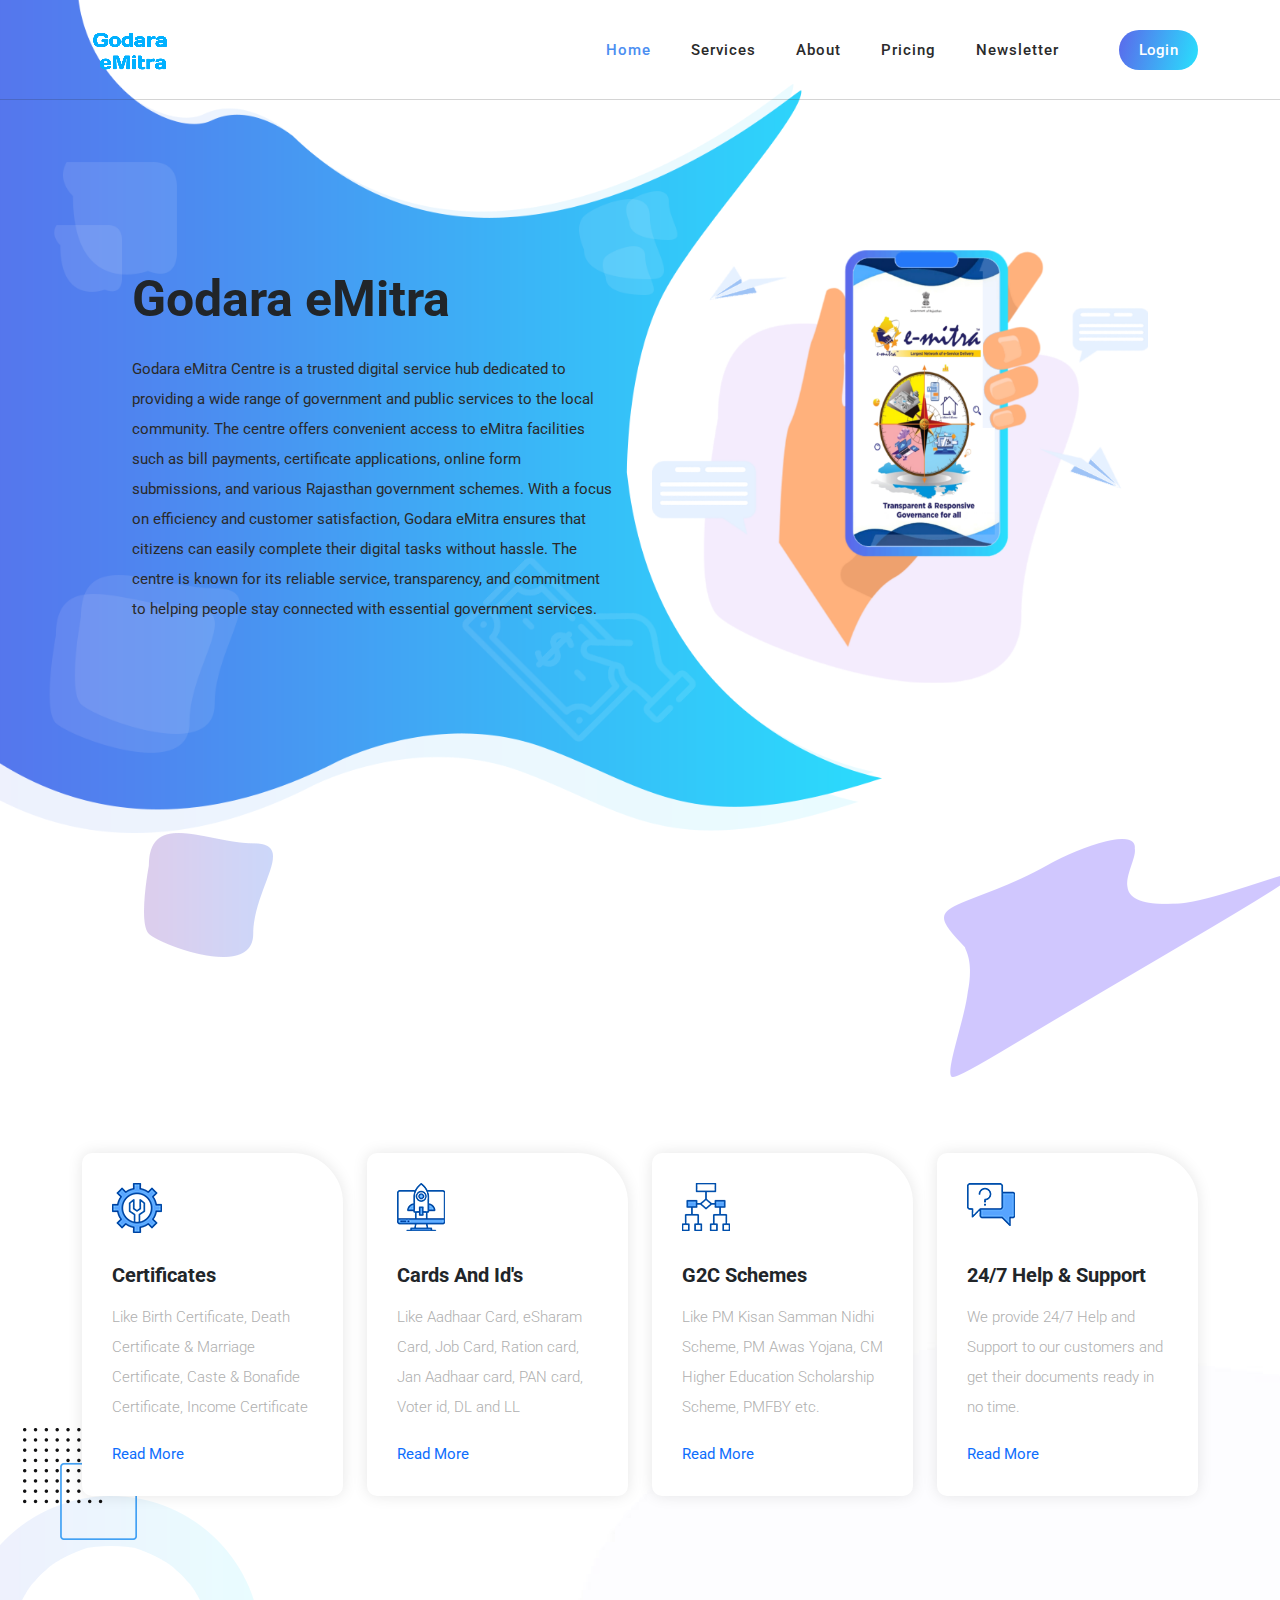
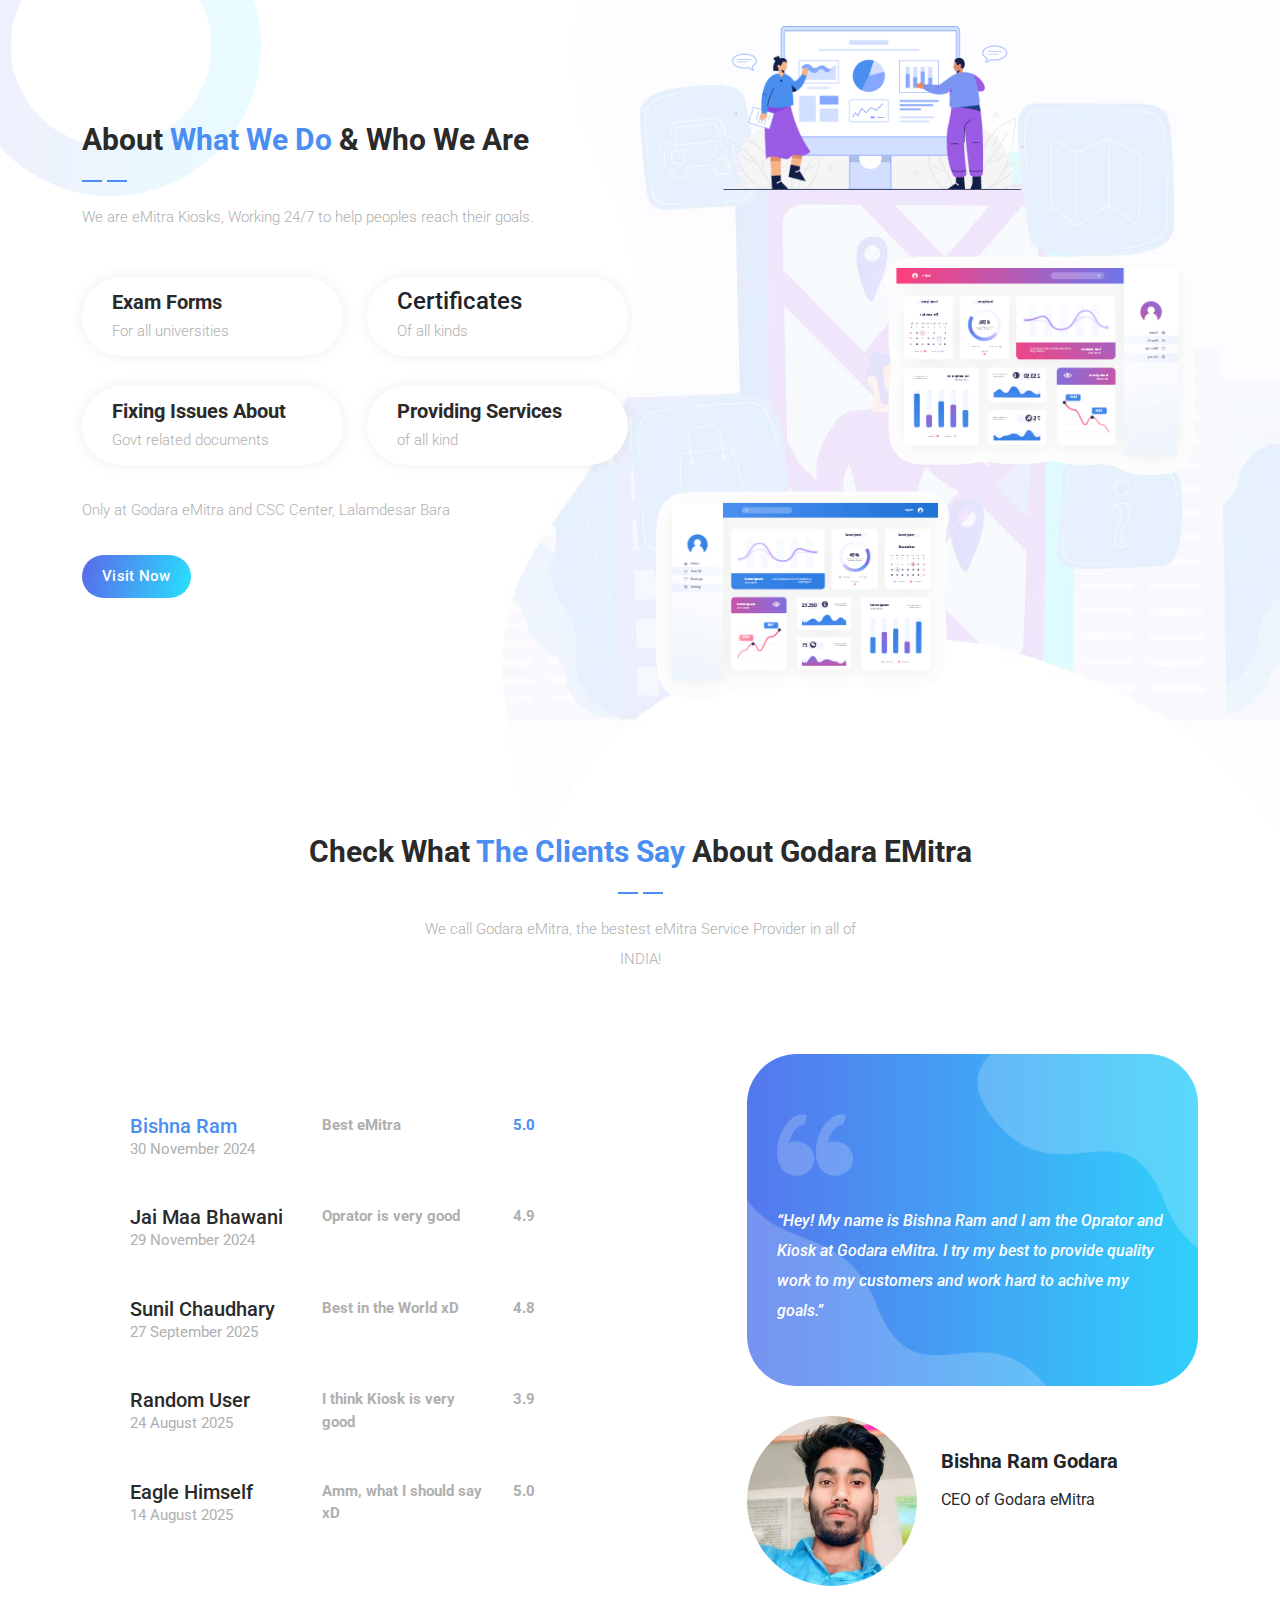
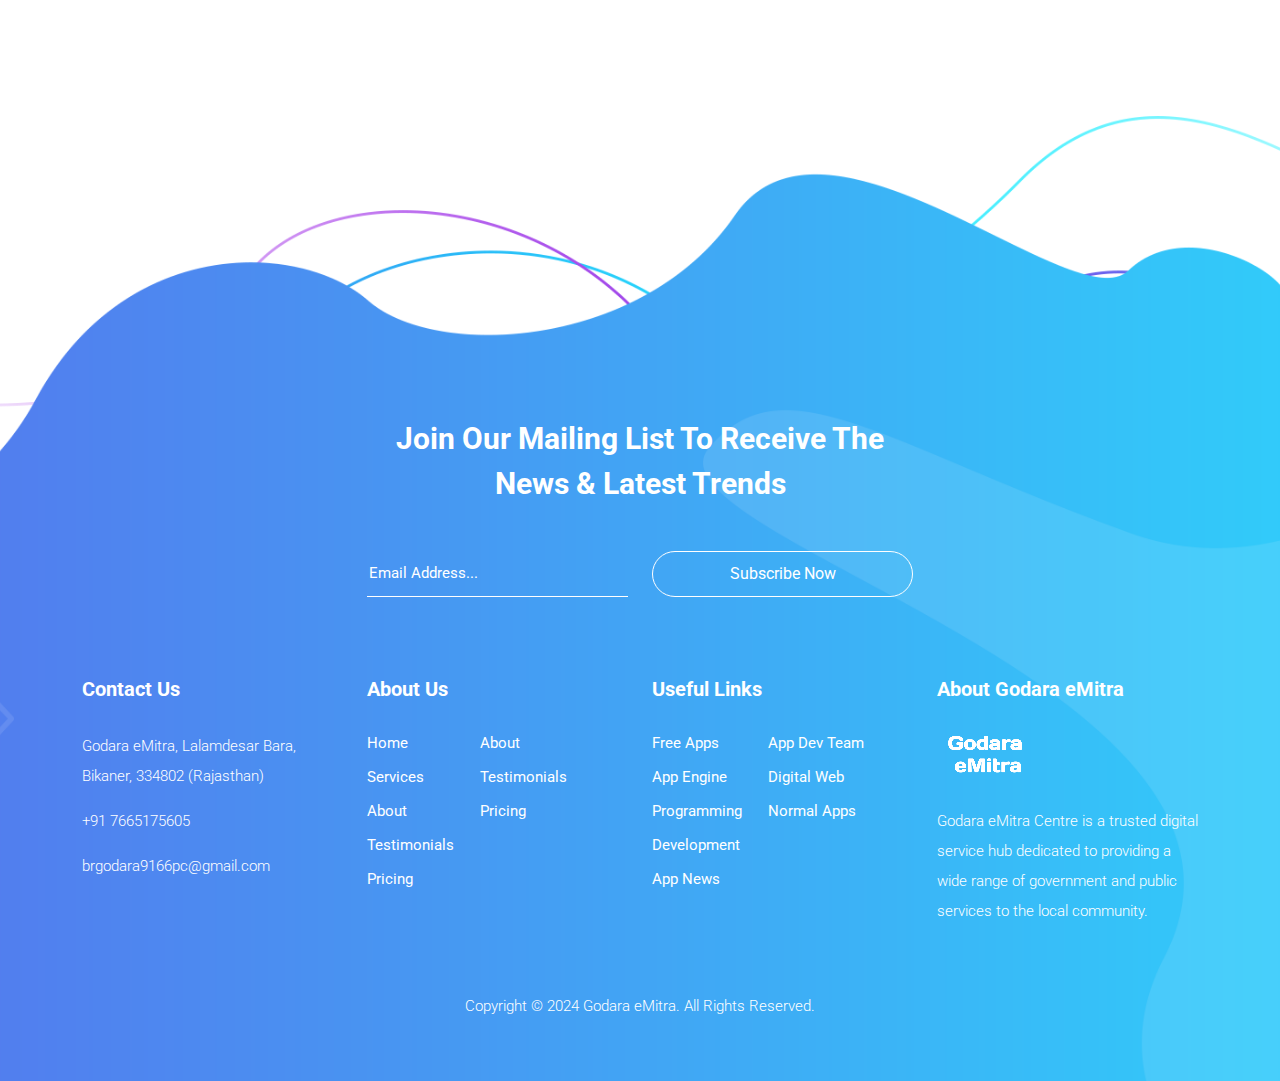
<file: index.html>
<!DOCTYPE html>
<html lang="en">

  <head>

    <meta charset="UTF-8">
    <meta name="viewport" content="width=device-width, initial-scale=1, shrink-to-fit=no">
    <meta name="description" content="">
    <meta name="author" content="">
    <link rel="preconnect" href="https://fonts.googleapis.com">
    <link rel="preconnect" href="https://fonts.gstatic.com" crossorigin>
    <link href="https://fonts.googleapis.com/css2?family=Roboto:wght@100;300;400;500;700;900&display=swap" rel="stylesheet">

    <title>Godara eMitra</title>

    <!-- Bootstrap core CSS -->
    <link href="vendor/bootstrap/css/bootstrap.min.css" rel="stylesheet">

<!--

TemplateMo 570 Chain App Dev

-->

    <!-- Additional CSS Files -->
    <link rel="stylesheet" href="https://use.fontawesome.com/releases/v5.8.1/css/all.css" integrity="sha384-50oBUHEmvpQ+1lW4y57PTFmhCaXp0ML5d60M1M7uH2+nqUivzIebhndOJK28anvf" crossorigin="anonymous">
    <link rel="stylesheet" href="assets/css/templatemo-chain-app-dev.css">
    <link rel="stylesheet" href="assets/css/animated.css">
    <link rel="stylesheet" href="assets/css/owl.css">

  </head>

<body>

  <!-- ***** Preloader Start ***** -->
  <div id="js-preloader" class="js-preloader">
    <div class="preloader-inner">
      <span class="dot"></span>
      <div class="dots">
        <span></span>
        <span></span>
        <span></span>
      </div>
    </div>
  </div>
  <!-- ***** Preloader End ***** -->

  <!-- ***** Header Area Start ***** -->
  <header class="header-area header-sticky wow slideInDown" data-wow-duration="0.75s" data-wow-delay="0s">
    <div class="container">
      <div class="row">
        <div class="col-12">
          <nav class="main-nav">
            <!-- ***** Logo Start ***** -->
            <a href="index.html" class="logo">
              <img src="assets/images/logo.png" alt="Chain App Dev">
            </a>
            <!-- ***** Logo End ***** -->
            <!-- ***** Menu Start ***** -->
            <ul class="nav">
              <li class="scroll-to-section"><a href="#top" class="active">Home</a></li>
              <li class="scroll-to-section"><a href="#services">Services</a></li>
              <li class="scroll-to-section"><a href="#about">About</a></li>
              <li class="scroll-to-section"><a href="#pricing">Pricing</a></li>
              <li class="scroll-to-section"><a href="#newsletter">Newsletter</a></li>
              <li><div class="gradient-button"><a href="Admin.html"><i class="fa fa-sign-in-alt"></i> Login </a></div></li> 
            </ul>        
            <a class='menu-trigger'>
                <span>Menu</span>
            </a>
            <!-- ***** Menu End ***** -->
          </nav>
        </div>
      </div>
    </div>
  </header>
  <!-- ***** Header Area End ***** -->
  
  <div class="main-banner wow fadeIn" id="top" data-wow-duration="1s" data-wow-delay="0.5s">
    <div class="container">
      <div class="row">
        <div class="col-lg-12">
          <div class="row">
            <div class="col-lg-6 align-self-center">
              <div class="left-content show-up header-text wow fadeInLeft" data-wow-duration="1s" data-wow-delay="1s">
                <div class="row">
                  <div class="col-lg-12">
                    <h2>Godara eMitra</h2>
                    <p>Godara eMitra Centre is a trusted digital service hub dedicated to providing a wide range of government and public services to the local community. The centre offers convenient access to eMitra facilities such as bill payments, certificate applications, online form submissions, and various Rajasthan government schemes. With a focus on efficiency and customer satisfaction, Godara eMitra ensures that citizens can easily complete their digital tasks without hassle. The centre is known for its reliable service, transparency, and commitment to helping people stay connected with essential government services.</p>
                  </div>
                </div>
              </div>
            </div>
            <div class="col-lg-6">
              <div class="right-image wow fadeInRight" data-wow-duration="1s" data-wow-delay="0.5s">
                <img src="assets/images/slider-dec.png" alt="">
              </div>
            </div>
          </div>
        </div>
      </div>
    </div>
  </div>

  <div id="services" class="services section">
    <div class="container">
      <div class="row">
        <div class="col-lg-8 offset-lg-2">
          <div class="section-heading  wow fadeInDown" data-wow-duration="1s" data-wow-delay="0.5s">
            <h4>Amazing <em>Services &amp; Features</em> for you</h4>
            <img src="assets/images/heading-line-dec.png" alt="">
            <p>We provide all B2C and G2C Services, please visit Godara eMitra.</p>
          </div>
        </div>
      </div>
    </div>
    <div class="container">
      <div class="row">
        <div class="col-lg-3">
          <div class="service-item first-service">
            <div class="icon"></div>
            <h4>Certificates</h4>
            <p>Like Birth Certificate, Death Certificate & Marriage Certificate, Caste & Bonafide Certificate, Income Certificate</p>
            <div class="text-button">
              <a href="#">Read More <i class="fa fa-arrow-right"></i></a>
            </div>
          </div>
        </div>
        <div class="col-lg-3">
          <div class="service-item second-service">
            <div class="icon"></div>
            <h4>Cards And Id's</h4>
            <p>Like Aadhaar Card, eSharam Card, Job Card, Ration card, Jan Aadhaar card, PAN card, Voter id, DL and LL</p>
            <div class="text-button">
              <a href="#">Read More <i class="fa fa-arrow-right"></i></a>
            </div>
          </div>
        </div>
        <div class="col-lg-3">
          <div class="service-item third-service">
            <div class="icon"></div>
            <h4>G2C Schemes</h4>
            <p>Like PM Kisan Samman Nidhi Scheme, PM Awas Yojana, CM Higher Education Scholarship Scheme, PMFBY etc.</p>
            <div class="text-button">
              <a href="#">Read More <i class="fa fa-arrow-right"></i></a>
            </div>
          </div>
        </div>
        <div class="col-lg-3">
          <div class="service-item fourth-service">
            <div class="icon"></div>
            <h4>24/7 Help &amp; Support</h4>
            <p>We provide 24/7 Help and Support to our customers and get their documents ready in no time.</p>
            <div class="text-button">
              <a href="#">Read More <i class="fa fa-arrow-right"></i></a>
            </div>
          </div>
        </div>
      </div>
    </div>
  </div>

  <div id="about" class="about-us section">
    <div class="container">
      <div class="row">
        <div class="col-lg-6 align-self-center">
          <div class="section-heading">
            <h4>About <em>What We Do</em> &amp; Who We Are</h4>
            <img src="assets/images/heading-line-dec.png" alt="">
            <p>We are eMitra Kiosks, Working 24/7 to help peoples reach their goals.</p>
          </div>
          <div class="row">
            <div class="col-lg-6">
              <div class="box-item">
                <h4><a href="#">Exam Forms</a></h4>
                <p>For all universities</p>
              </div>
            </div>
            <div class="col-lg-6">
              <div class="box-item">
                <h4>Certificates</h4>
                <p>Of all kinds</p>
              </div>
            </div>
            <div class="col-lg-6">
              <div class="box-item">
                <h4><a href="#">Fixing Issues About</a></h4>
                <p>Govt related documents</p>
              </div>
            </div>
            <div class="col-lg-6">
              <div class="box-item">
                <h4><a href="#">Providing Services</a></h4>
                <p>of all kind</p>
              </div>
            </div>
            <div class="col-lg-12">
              <p>Only at Godara eMitra and CSC Center, Lalamdesar Bara</p>
              <div class="gradient-button">
                <a href="#">Visit now</a>
              </div>
            </div>
          </div>
        </div>
        <div class="col-lg-6">
          <div class="right-image">
            <img src="assets/images/about-right-dec.png" alt="">
          </div>
        </div>
      </div>
    </div>
  </div>

  <div id="clients" class="the-clients">
    <div class="container">
      <div class="row">
        <div class="col-lg-8 offset-lg-2">
          <div class="section-heading">
            <h4>Check What <em>The Clients Say</em> About Godara eMitra</h4>
            <img src="assets/images/heading-line-dec.png" alt="">
            <p>We call Godara eMitra, the bestest eMitra Service Provider in all of INDIA!</p>
          </div>
        </div>
        <div class="col-lg-12">
          <div class="naccs">
            <div class="grid">
              <div class="row">
                <div class="col-lg-7 align-self-center">
                  <div class="menu">
                    <div class="first-thumb active">
                      <div class="thumb">
                        <div class="row">
                          <div class="col-lg-4 col-sm-4 col-12">
                            <h4>Bishna Ram</h4>
                            <span class="date">30 November 2024</span>
                          </div>
                          <div class="col-lg-4 col-sm-4 d-none d-sm-block">
                            <span class="category">Best eMitra</span>
                          </div>
                          <div class="col-lg-4 col-sm-4 col-12">
                              <i class="fa fa-star"></i>
                              <i class="fa fa-star"></i>
                              <i class="fa fa-star"></i>
                              <i class="fa fa-star"></i>
                              <i class="fa fa-star"></i>
                              <span class="rating">5.0</span>
                          </div>
                        </div>
                      </div>
                    </div>
                    <div>
                      <div class="thumb">
                        <div class="row">
                          <div class="col-lg-4 col-sm-4 col-12">
                            <h4>Jai Maa Bhawani</h4>
                            <span class="date">29 November 2024</span>
                          </div>
                          <div class="col-lg-4 col-sm-4 d-none d-sm-block">
                            <span class="category">Oprator is very good</span>
                          </div>
                          <div class="col-lg-4 col-sm-4 col-12">
                              <i class="fa fa-star"></i>
                              <i class="fa fa-star"></i>
                              <i class="fa fa-star"></i>
                              <i class="fa fa-star"></i>
                              <i class="fa fa-star"></i>
                              <span class="rating">4.9</span>
                          </div>
                        </div>
                      </div>
                    </div>
                    <div>
                      <div class="thumb">
                        <div class="row">
                          <div class="col-lg-4 col-sm-4 col-12">
                            <h4>Sunil Chaudhary</h4>
                            <span class="date">27 September 2025</span>
                          </div>
                          <div class="col-lg-4 col-sm-4 d-none d-sm-block">
                            <span class="category">Best in the World xD</span>
                          </div>
                          <div class="col-lg-4 col-sm-4 col-12">
                              <i class="fa fa-star"></i>
                              <i class="fa fa-star"></i>
                              <i class="fa fa-star"></i>
                              <i class="fa fa-star"></i>
                              <i class="fa fa-star"></i>
                              <span class="rating">4.8</span>
                          </div>
                        </div>
                      </div>
                    </div>
                    <div>
                      <div class="thumb">
                        <div class="row">
                          <div class="col-lg-4 col-sm-4 col-12">
                            <h4>Random User</h4>
                            <span class="date">24 August 2025</span>
                          </div>
                          <div class="col-lg-4 col-sm-4 d-none d-sm-block">
                            <span class="category">I think Kiosk is very good</span>
                          </div>
                          <div class="col-lg-4 col-sm-4 col-12">
                              <i class="fa fa-star"></i>
                              <i class="fa fa-star"></i>
                              <i class="fa fa-star"></i>
                              <i class="fa fa-star"></i>
                              <i class="fa fa-star"></i>
                              <span class="rating">3.9</span>
                          </div>
                        </div>
                      </div>
                    </div>
                    <div class="last-thumb">
                      <div class="thumb">
                        <div class="row">
                          <div class="col-lg-4 col-sm-4 col-12">
                            <h4>Eagle Himself</h4>
                            <span class="date">14 August 2025</span>
                          </div>
                          <div class="col-lg-4 col-sm-4 d-none d-sm-block">
                            <span class="category">Amm, what I should say xD</span>
                          </div>
                          <div class="col-lg-4 col-sm-4 col-12">
                              <i class="fa fa-star"></i>
                              <i class="fa fa-star"></i>
                              <i class="fa fa-star"></i>
                              <i class="fa fa-star"></i>
                              <i class="fa fa-star"></i>
                              <span class="rating">5.0</span>
                          </div>
                        </div>
                      </div>
                    </div>
                  </div>
                </div> 
                <div class="col-lg-5">
                  <ul class="nacc">
                    <li class="active">
                      <div>
                        <div class="thumb">
                          <div class="row">
                            <div class="col-lg-12">
                              <div class="client-content">
                                <img src="assets/images/quote.png" alt="">
                                <p>“Hey! My name is Bishna Ram and I am the Oprator and Kiosk at Godara eMitra. I try my best to provide quality work to my customers and work hard to achive my goals.”</p>
                              </div>
                              <div class="down-content">
                                <img src="assets/images/client-image.jpg" alt="">
                                <div class="right-content">
                                  <h4>Bishna Ram Godara</h4>
                                  <span>CEO of Godara eMitra</span>
                                </div>
                              </div>
                            </div>
                          </div>
                        </div>
                      </div>
                    </li>
                    <li>
                      <div>
                        <div class="thumb">
                          <div class="row">
                            <div class="col-lg-12">
                              <div class="client-content">
                                <img src="assets/images/quote.png" alt="">
                                <p>“Hey! My name is Bishna Ram and I am the Oprator and Kiosk at Godara eMitra. I try my best to provide quality work to my customers and work hard to achive my goals.”</p>
                              </div>
                              <div class="down-content">
                                <img src="assets/images/client-image.jpg" alt="">
                                <div class="right-content">
                                  <h4>Bishna Ram Godara</h4>
                                  <span>CEO of Godara eMitra</span>
                                </div>
                              </div>
                            </div>
                          </div>
                        </div>
                      </div>
                    </li>
                    <li>
                      <div>
                        <div class="thumb">
                          <div class="row">
                            <div class="col-lg-12">
                              <div class="client-content">
                                <img src="assets/images/quote.png" alt="">
                                <p>“Hey! My name is Bishna Ram and I am the Oprator and Kiosk at Godara eMitra. I try my best to provide quality work to my customers and work hard to achive my goals.”</p>
                              </div>
                              <div class="down-content">
                                <img src="assets/images/client-image.jpg" alt="">
                                <div class="right-content">
                                  <h4>Bishna Ram Godara</h4>
                                  <span>CEO of Godara eMitra</span>
                                </div>
                              </div>
                            </div>
                          </div>
                        </div>
                      </div>
                    </li>
                    <li>
                      <div>
                        <div class="thumb">
                          <div class="row">
                            <div class="col-lg-12">
                              <div class="client-content">
                                <img src="assets/images/quote.png" alt="">
                                <p>“Hey! My name is Bishna Ram and I am the Oprator and Kiosk at Godara eMitra. I try my best to provide quality work to my customers and work hard to achive my goals.”</p>
                              </div>
                              <div class="down-content">
                                <img src="assets/images/client-image.jpg" alt="">
                                <div class="right-content">
                                  <h4>Bishna Ram Godara</h4>
                                  <span>CEO of Godara eMitra</span>
                                </div>
                              </div>
                            </div>
                          </div>
                        </div>
                      </div>
                    </li>
                    <li>
                      <div>
                        <div class="thumb">
                          <div class="row">
                            <div class="col-lg-12">
                              <div class="client-content">
                                <img src="assets/images/quote.png" alt="">
                                <p>“Hey! My name is Bishna Ram and I am the Oprator and Kiosk at Godara eMitra. I try my best to provide quality work to my customers and work hard to achive my goals.”</p>
                              </div>
                              <div class="down-content">
                                <img src="assets/images/client-image.jpg" alt="">
                                <div class="right-content">
                                  <h4>Bishna Ram Godara</h4>
                                  <span>CEO of Godara eMitra</span>
                                </div>
                              </div>
                            </div>
                          </div>
                        </div>
                      </div>
                    </li>
                  </ul>
                </div>          
              </div>
            </div>
          </div>
        </div>
      </div>
    </div>
  </div>

  <footer id="newsletter">
    <div class="container">
      <div class="row">
        <div class="col-lg-8 offset-lg-2">
          <div class="section-heading">
            <h4>Join our mailing list to receive the news &amp; latest trends</h4>
          </div>
        </div>
        <div class="col-lg-6 offset-lg-3">
          <form id="search" action="#" method="GET">
            <div class="row">
              <div class="col-lg-6 col-sm-6">
                <fieldset>
                  <input type="address" name="address" class="email" placeholder="Email Address..." autocomplete="on" required>
                </fieldset>
              </div>
              <div class="col-lg-6 col-sm-6">
                <fieldset>
                  <button type="submit" class="main-button">Subscribe Now <i class="fa fa-angle-right"></i></button>
                </fieldset>
              </div>
            </div>
          </form>
        </div>
      </div>
      <div class="row">
        <div class="col-lg-3">
          <div class="footer-widget">
            <h4>Contact Us</h4>
            <p>Godara eMitra, Lalamdesar Bara, Bikaner, 334802 (Rajasthan)</p>
            <p><a href="#">+91 7665175605</a></p>
            <p><a href="#">brgodara9166pc@gmail.com</a></p>
          </div>
        </div>
        <div class="col-lg-3">
          <div class="footer-widget">
            <h4>About Us</h4>
            <ul>
              <li><a href="#">Home</a></li>
              <li><a href="#">Services</a></li>
              <li><a href="#">About</a></li>
              <li><a href="#">Testimonials</a></li>
              <li><a href="#">Pricing</a></li>
            </ul>
            <ul>
              <li><a href="#">About</a></li>
              <li><a href="#">Testimonials</a></li>
              <li><a href="#">Pricing</a></li>
            </ul>
          </div>
        </div>
        <div class="col-lg-3">
          <div class="footer-widget">
            <h4>Useful Links</h4>
            <ul>
              <li><a href="#">Free Apps</a></li>
              <li><a href="#">App Engine</a></li>
              <li><a href="#">Programming</a></li>
              <li><a href="#">Development</a></li>
              <li><a href="#">App News</a></li>
            </ul>
            <ul>
              <li><a href="#">App Dev Team</a></li>
              <li><a href="#">Digital Web</a></li>
              <li><a href="#">Normal Apps</a></li>
            </ul>
          </div>
        </div>
        <div class="col-lg-3">
          <div class="footer-widget">
            <h4>About Godara eMitra</h4>
            <div class="logo">
              <img src="assets/images/logo2.png" alt="">
            </div>
            <p>Godara eMitra Centre is a trusted digital service hub dedicated to providing a wide range of government and public services to the local community.</p>
          </div>
        </div>
        <div class="col-lg-12">
          <div class="copyright-text">
            <p>Copyright © 2024 Godara eMitra. All Rights Reserved.</p>
          </div>
        </div>
      </div>
    </div>
  </footer>


  <!-- Scripts -->
  <script src="vendor/jquery/jquery.min.js"></script>
  <script src="vendor/bootstrap/js/bootstrap.bundle.min.js"></script>
  <script src="assets/js/owl-carousel.js"></script>
  <script src="assets/js/animation.js"></script>
  <script src="assets/js/imagesloaded.js"></script>
  <script src="assets/js/popup.js"></script>
  <script src="assets/js/custom.js"></script>
</body>

</html>
</file>
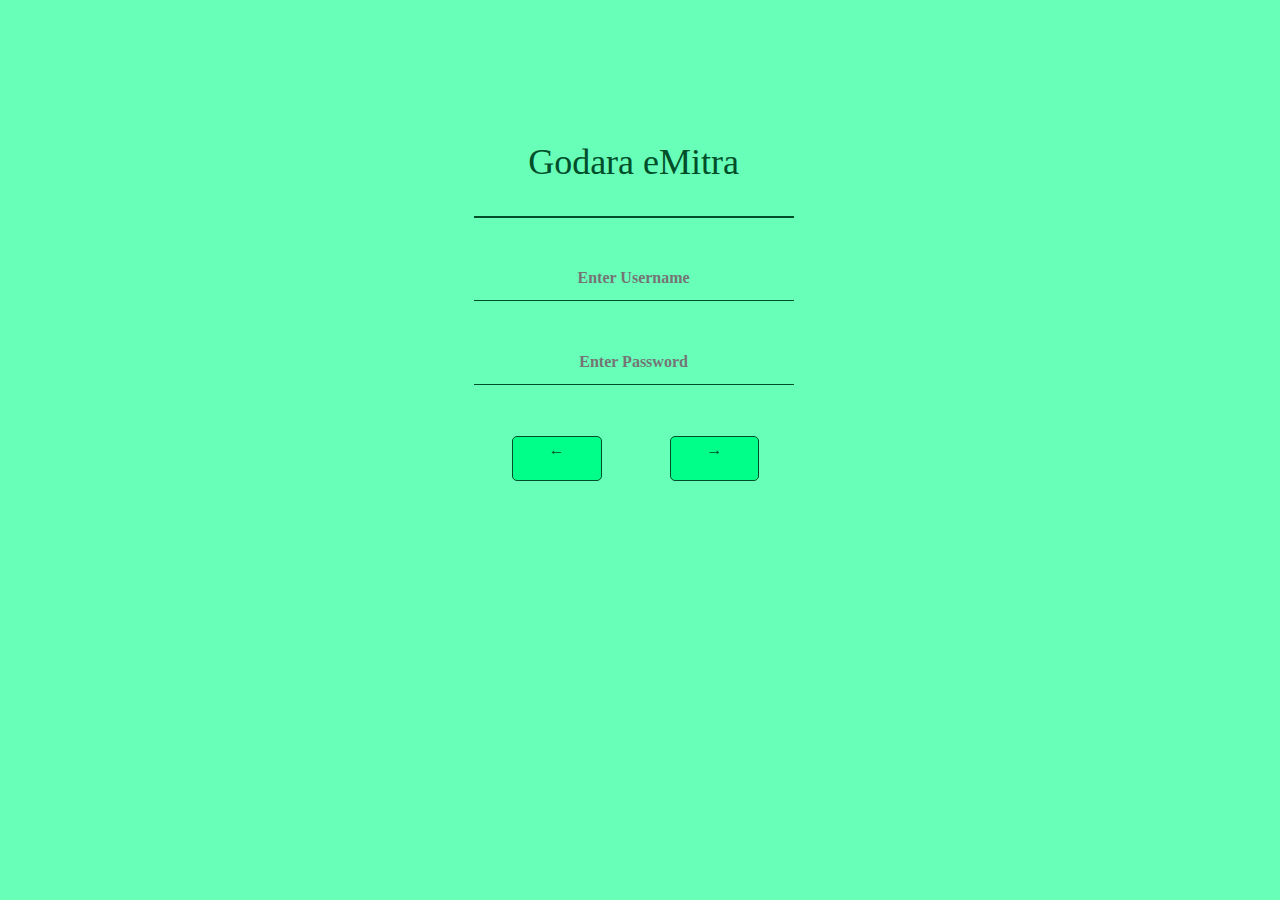
<file: Admin.html>
<!DOCTYPE html>
<html>
    <head>
        <title>Cyber Eagle Admin</title>
        <link rel="stylesheet" type="text/css" href="Admin.css">
        <link rel="stylesheet" href="https://cdnjs.cloudflare.com/ajax/libs/font-awesome/4.7.0/css/font-awesome.min.css">
        <meta name="viewport" content="width=device-width, initial-scale=1.0">
        <meta charset="UTF-8">
    </head>
    <body>
        <div id="Login">
            <div id="LoginLogo">Godara eMitra</div>
            <input type="text" id="Username" required placeholder="Enter Username">
            <input type="password" id="Password" required placeholder="Enter Password">
            <a id="GoBackBtn" href="index.html"> ← </a>
            <div id="LoginBtn" onclick="Login();"> → </div>
        </div>
        <script type="text/javascript" src="Admin.js"></script>
    </body>
</html>
</file>
<file: assets/css/templatemo-chain-app-dev.css>
/*

TemplateMo 570 Chain App Dev

https://templatemo.com/tm-570-chain-app-dev

*/

/* ---------------------------------------------
Table of contents
------------------------------------------------
01. font & reset css
02. reset
03. global styles
04. header
05. banner
06. features
07. testimonials
08. contact
09. footer
10. preloader
11. search
12. portfolio

--------------------------------------------- */
/* 
---------------------------------------------
font & reset css
--------------------------------------------- 
*/
/* 
---------------------------------------------
reset
--------------------------------------------- 
*/
html, body, div, span, applet, object, iframe, h1, h2, h3, h4, h5, h6, p, blockquote, div
pre, a, abbr, acronym, address, big, cite, code, del, dfn, em, font, img, ins, kbd, q,
s, samp, small, strike, strong, sub, sup, tt, var, b, u, i, center, dl, dt, dd, ol, ul, li,
figure, header, nav, section, article, aside, footer, figcaption {
  margin: 0;
  padding: 0;
  border: 0;
  outline: 0;
}

/* clear fix */
.grid:after {
  content: '';
  display: block;
  clear: both;
}

/* ---- .grid-item ---- */

.grid-sizer,
.grid-item {
  width: 50%;
}

.grid-item {
  float: left;
}

.grid-item img {
  display: block;
  max-width: 100%;
}

.clearfix:after {
  content: ".";
  display: block;
  clear: both;
  visibility: hidden;
  line-height: 0;
  height: 0;
}

.clearfix {
  display: inline-block;
}

html[xmlns] .clearfix {
  display: block;
}

* html .clearfix {
  height: 1%;
}

ul, li {
  padding: 0;
  margin: 0;
  list-style: none;
}

header, nav, section, article, aside, footer, hgroup {
  display: block;
}

* {
  box-sizing: border-box;
}

html, body {
  font-family: 'Roboto', sans-serif;
  font-weight: 400;
  background-color: #fff;
  -ms-text-size-adjust: 100%;
  -webkit-font-smoothing: antialiased;
  -moz-osx-font-smoothing: grayscale;
}

a {
  text-decoration: none !important;
}

h1, h2, h3, h4, h5, h6 {
  margin-top: 0px;
  margin-bottom: 0px;
}

ul {
  margin-bottom: 0px;
}

p {
  font-size: 15px;
  line-height: 30px;
  font-weight: 300;
  color: #afafaf;
}

img {
  width: 100%;
  overflow: hidden;
}

/* 
---------------------------------------------
global styles
--------------------------------------------- 
*/
html,
body {
  background: #fff;
  font-family: 'Roboto', sans-serif;
}

::selection {
  background: #4b8ef1;
  color: #fff !important;
}

::-moz-selection {
  background: #4b8ef1;
  color: #fff !important;
}

@media (max-width: 991px) {
  html, body {
    overflow-x: hidden;
  }
  .mobile-top-fix {
    margin-top: 30px;
    margin-bottom: 0px;
  }
  .mobile-bottom-fix {
    margin-bottom: 30px;
  }
  .mobile-bottom-fix-big {
    margin-bottom: 60px;
  }
}

.section-heading {
  position: relative;
  z-index: 2;
}

.section-heading h4 {
  color: #2a2a2a;
  font-size: 30px;
  font-weight: 700;
  text-transform: capitalize;
  margin-bottom: 10px;
}

.section-heading h4 em {
  font-style: normal;
  color: #4b8ef1;
}

.section-heading img {
  width: 45px;
  height: 2px;
}

.section-heading p {
  margin-top: 10px;
}

.show-up {
  position: relative;
  z-index: 2;
}

.white-button a {
  display: inline-block !important;
  padding: 10px 20px !important;
  color: #4b8ef1 !important;
  text-transform: capitalize;
  font-size: 15px;
  background-color: #fff;
  border-radius: 23px;
  font-weight: 500 !important;
  letter-spacing: 0.3px !important;
  transition: all .5s;
}

.white-button a i {
  margin-left: 5px;
  font-size: 18px;
}

.white-button a:hover {
  background-color: #4b8ef1;
  color: #fff !important;
}

.text-button a {
  font-size: 15px;
}

.text-button a i {
  margin-left: 5px;
  font-size: 14px;
  transition: all .3s;
}

.text-button a:hover i {
  margin-left: 8px;
}

.gradient-button a {
  display: inline-block !important;
  padding: 10px 20px !important;
  color: #fff !important;
  text-transform: capitalize;
  font-size: 15px;
  background: rgb(19,175,240);
  background: linear-gradient(105deg, rgba(91,104,235,1) 0%, rgba(40,225,253,1) 100%);
  border-radius: 23px;
  font-weight: 500 !important;
  letter-spacing: 0.3px !important;
  transition: all .5s;
}

.gradient-button a:hover {
  color: #fff !important;
  background: rgb(19,175,240);
  background: linear-gradient(105deg, rgba(91,104,235,1) 0%, rgba(40,225,253,1) 100%);
}

.border-button a {
  display: inline-block !important;
  padding: 10px 20px !important;
  color: #4b8ef1 !important;
  border: 1px solid #4b8ef1;
  text-transform: capitalize;
  font-size: 15px;
  display: inline-block;
  background-color: #fff;
  border-radius: 23px;
  font-weight: 500 !important;
  letter-spacing: 0.3px !important;
  transition: all .5s;
}

.border-button a:hover {
  background-color: #4b8ef1;
  color: #fff !important;
}


/* 
---------------------------------------------
header
--------------------------------------------- 
*/

.background-header {
  background-color: #fff !important;
  height: 80px!important;
  border-bottom: none !important;
  position: fixed!important;
  top: 0px;
  left: 0px;
  right: 0px;
  box-shadow: 0px 5px 8px rgba(0,0,0,0.03);
}

.background-header .logo,
.background-header .main-nav .nav li a {
  color: #fff;
}

.background-header .main-nav .nav li:hover a {
  color: #4b8ef1;
}

.background-header .nav li a.active {
  position: relative;
  color: #fff;
}

.background-header .nav li a.active:after {
  position: absolute;
  width: 100%;
  height: 1px;
  background-color: #4b8ef1;
  content: '';
  left: 50%;
  bottom: -20px;
  transform: translateX(-50%);
}

.background-header .nav li:last-child a.active:after {
  background-color: transparent;
}

.header-area {
  background-color: transparent;
  border-bottom: 1px solid rgba(42,42,42,0.2);
  position: absolute;
  left: 0px;
  right: 0px;
  z-index: 100;
  height: 100px;
  -webkit-transition: all .5s ease 0s;
  -moz-transition: all .5s ease 0s;
  -o-transition: all .5s ease 0s;
  transition: all .5s ease 0s;
}

.header-area .main-nav {
  min-height: 80px;
  background: transparent;
}

.header-area .main-nav .logo {
  float: left;
  -webkit-transition: all 0.3s ease 0s;
  -moz-transition: all 0.3s ease 0s;
  -o-transition: all 0.3s ease 0s;
  transition: all 0.3s ease 0s;
}

.header-area .main-nav .logo {
    line-height: 100px;
    float: left;
    -webkit-transition: all 0.3s ease 0s;
    -moz-transition: all 0.3s ease 0s;
    -o-transition: all 0.3s ease 0s;
    transition: all 0.3s ease 0s;
}

.background-header .main-nav .logo {
  line-height: 80px;
}

.background-header .main-nav .nav {
  margin-top: 20px !important;
}

.header-area .main-nav .nav {
  float: right;
  margin-top: 30px;
  margin-right: 0px;
  background-color: transparent;
  -webkit-transition: all 0.3s ease 0s;
  -moz-transition: all 0.3s ease 0s;
  -o-transition: all 0.3s ease 0s;
  transition: all 0.3s ease 0s;
  position: relative;
  z-index: 999;
}

.header-area .main-nav .nav li {
  padding-left: 20px;
  padding-right: 20px;
}

.header-area .main-nav .nav li:nth-child(6) {
  padding-right: 0px;
  padding-left: 40px;
}

.header-area .main-nav .nav li:last-child a ,
.background-header .main-nav .nav li:last-child a,
.header-area .main-nav .nav li:nth-child(6) a ,
.background-header .main-nav .nav li:nth-child(6) a {
  padding: 0px 20px !important;
  font-weight: 400;
}

.header-area .main-nav .nav li:last-child a:hover ,
.background-header .main-nav .nav li:last-child a:hover,
.header-area .main-nav .nav li:nth-child(6) a:hover ,
.background-header .main-nav .nav li:nth-child(6) a:hover {
  color: #fff !important;
}

.header-area .main-nav .nav li a {
  display: block;
  font-weight: 500;
  font-size: 15px;
  color: #2a2a2a;
  text-transform: capitalize;
  -webkit-transition: all 0.3s ease 0s;
  -moz-transition: all 0.3s ease 0s;
  -o-transition: all 0.3s ease 0s;
  transition: all 0.3s ease 0s;
  height: 40px;
  line-height: 40px;
  border: transparent;
  letter-spacing: 1px;
}

.header-area .main-nav .nav li:hover a,
.header-area .main-nav .nav li a.active {
  color: #4b8ef1!important;
}

.header-area .main-nav .nav li:last-child a.active {
  color: #fff !important;
}

.background-header .main-nav .nav li:hover a,
.background-header .main-nav .nav li a.active {
  color: #4b8ef1!important;
  opacity: 1;
}

.header-area .main-nav .nav li.submenu {
  position: relative;
  padding-right: 30px;
}

.header-area .main-nav .nav li.submenu:after {
  font-family: FontAwesome;
  content: "\f107";
  font-size: 12px;
  color: #2a2a2a;
  position: absolute;
  right: 18px;
  top: 12px;
}

.background-header .main-nav .nav li.submenu:after {
  color: #2a2a2a;
}

.header-area .main-nav .nav li.submenu ul {
  position: absolute;
  width: 200px;
  box-shadow: 0 2px 28px 0 rgba(0, 0, 0, 0.06);
  overflow: hidden;
  top: 50px;
  opacity: 0;
  transform: translateY(+2em);
  visibility: hidden;
  z-index: -1;
  transition: all 0.3s ease-in-out 0s, visibility 0s linear 0.3s, z-index 0s linear 0.01s;
}

.header-area .main-nav .nav li.submenu ul li {
  margin-left: 0px;
  padding-left: 0px;
  padding-right: 0px;
}

.header-area .main-nav .nav li.submenu ul li a {
  opacity: 1;
  display: block;
  background: #f7f7f7;
  color: #2a2a2a!important;
  padding-left: 20px;
  height: 40px;
  line-height: 40px;
  -webkit-transition: all 0.3s ease 0s;
  -moz-transition: all 0.3s ease 0s;
  -o-transition: all 0.3s ease 0s;
  transition: all 0.3s ease 0s;
  position: relative;
  font-size: 13px;
  font-weight: 400;
  border-bottom: 1px solid #eee;
}

.header-area .main-nav .nav li.submenu ul li a:hover {
  background: #fff;
  color: #4b8ef1!important;
  padding-left: 25px;
}

.header-area .main-nav .nav li.submenu ul li a:hover:before {
  width: 3px;
}

.header-area .main-nav .nav li.submenu:hover ul {
  visibility: visible;
  opacity: 1;
  z-index: 1;
  transform: translateY(0%);
  transition-delay: 0s, 0s, 0.3s;
}

.header-area .main-nav .menu-trigger {
  cursor: pointer;
  display: block;
  position: absolute;
  top: 33px;
  width: 32px;
  height: 40px;
  text-indent: -9999em;
  z-index: 99;
  right: 40px;
  display: none;
}

.background-header .main-nav .menu-trigger {
  top: 23px;
}

.header-area .main-nav .menu-trigger span,
.header-area .main-nav .menu-trigger span:before,
.header-area .main-nav .menu-trigger span:after {
  -moz-transition: all 0.4s;
  -o-transition: all 0.4s;
  -webkit-transition: all 0.4s;
  transition: all 0.4s;
  background-color: #2a2a2a;
  display: block;
  position: absolute;
  width: 30px;
  height: 2px;
  left: 0;
}

.background-header .main-nav .menu-trigger span,
.background-header .main-nav .menu-trigger span:before,
.background-header .main-nav .menu-trigger span:after {
  background-color: #2a2a2a;
}

.header-area .main-nav .menu-trigger span:before,
.header-area .main-nav .menu-trigger span:after {
  -moz-transition: all 0.4s;
  -o-transition: all 0.4s;
  -webkit-transition: all 0.4s;
  transition: all 0.4s;
  background-color: #2a2a2a;
  display: block;
  position: absolute;
  width: 30px;
  height: 2px;
  left: 0;
  width: 75%;
}

.background-header .main-nav .menu-trigger span:before,
.background-header .main-nav .menu-trigger span:after {
  background-color: #2a2a2a;
}

.header-area .main-nav .menu-trigger span:before,
.header-area .main-nav .menu-trigger span:after {
  content: "";
}

.header-area .main-nav .menu-trigger span {
  top: 16px;
}

.header-area .main-nav .menu-trigger span:before {
  -moz-transform-origin: 33% 100%;
  -ms-transform-origin: 33% 100%;
  -webkit-transform-origin: 33% 100%;
  transform-origin: 33% 100%;
  top: -10px;
  z-index: 10;
}

.header-area .main-nav .menu-trigger span:after {
  -moz-transform-origin: 33% 0;
  -ms-transform-origin: 33% 0;
  -webkit-transform-origin: 33% 0;
  transform-origin: 33% 0;
  top: 10px;
}

.header-area .main-nav .menu-trigger.active span,
.header-area .main-nav .menu-trigger.active span:before,
.header-area .main-nav .menu-trigger.active span:after {
  background-color: transparent;
  width: 100%;
}

.header-area .main-nav .menu-trigger.active span:before {
  -moz-transform: translateY(6px) translateX(1px) rotate(45deg);
  -ms-transform: translateY(6px) translateX(1px) rotate(45deg);
  -webkit-transform: translateY(6px) translateX(1px) rotate(45deg);
  transform: translateY(6px) translateX(1px) rotate(45deg);
  background-color: #2a2a2a;
}

.background-header .main-nav .menu-trigger.active span:before {
  background-color: #2a2a2a;
}

.header-area .main-nav .menu-trigger.active span:after {
  -moz-transform: translateY(-6px) translateX(1px) rotate(-45deg);
  -ms-transform: translateY(-6px) translateX(1px) rotate(-45deg);
  -webkit-transform: translateY(-6px) translateX(1px) rotate(-45deg);
  transform: translateY(-6px) translateX(1px) rotate(-45deg);
  background-color: #2a2a2a;
}

.background-header .main-nav .menu-trigger.active span:after {
  background-color: #2a2a2a;
}

.header-area.header-sticky {
  min-height: 80px;
}

.header-area .nav {
  margin-top: 30px;
}

.header-area.header-sticky .nav li a.active {
  color: #4b8ef1;
}

@media (max-width: 1200px) {
  .header-area .main-nav .nav li {
    padding-left: 12px;
    padding-right: 12px;
  }
  .header-area .main-nav:before {
    display: none;
  }
}

@media (max-width: 992px) {
  .header-area .main-nav .nav li:last-child  ,
  .background-header .main-nav .nav li:last-child {
    color: #069;
  }
  .header-area .main-nav .nav li:nth-child(6),
  .background-header .main-nav .nav li:nth-child(6) {
    padding-right: 0px;
  }
  .background-header .nav li a.active:after {
    display: none;
  }
}

@media (max-width: 767px) {
  .pre-header ul.info li:last-child,
  .pre-header ul.info li:nth-child(6) {
    display: none!important;
  }
  .background-header .main-nav .nav {
    margin-top: 80px !important;
  }
  .header-area .main-nav .logo {
    color: #1e1e1e;
  }
  .header-area.header-sticky .nav li a:hover,
  .header-area.header-sticky .nav li a.active {
    color: #4b8ef1!important;
    opacity: 1;
  }
  .header-area.header-sticky .nav li.search-icon a {
    width: 100%;
  }
  .header-area {
    background-color: #fff;
    padding: 0px 15px;
    height: 100px;
    box-shadow: none;
    text-align: center;
    box-shadow: 0px 5px 8px rgba(0,0,0,0.03);
  }
  .header-area .container {
    padding: 0px;
  }
  .header-area .logo {
    margin-left: 30px;
  }
  .header-area .menu-trigger {
    display: block !important;
  }
  .header-area .main-nav {
    overflow: hidden;
  }
  .header-area .main-nav .nav {
    float: none;
    width: 100%;
    display: none;
    -webkit-transition: all 0s ease 0s;
    -moz-transition: all 0s ease 0s;
    -o-transition: all 0s ease 0s;
    transition: all 0s ease 0s;
    margin-left: 0px;
  }
  .background-header .nav {
    margin-top: 80px;
  }
  .header-area .main-nav .nav li:first-child {
    border-top: 1px solid #eee;
  }
  .header-area.header-sticky .nav {
    margin-top: 100px;
  }
  .header-area .main-nav .nav li {
    width: 100%;
    background: #fff;
    border-bottom: 1px solid #e7e7e7;
    padding-left: 0px !important;
    padding-right: 0px !important;
  }
  .header-area .main-nav .nav li a {
    height: 50px !important;
    line-height: 50px !important;
    padding: 0px !important;
    border: none !important;
    background: #f7f7f7 !important;
    color: #191a20 !important;
  }
  .header-area .main-nav .nav li a:hover {
    background: #eee !important;
    color: #4b8ef1!important;
  }
  .header-area .main-nav .nav li.submenu ul {
    position: relative;
    visibility: inherit;
    opacity: 1;
    z-index: 1;
    transform: translateY(0%);
    transition-delay: 0s, 0s, 0.3s;
    top: 0px;
    width: 100%;
    box-shadow: none;
    height: 0px;
  }
  .header-area .main-nav .nav li.submenu ul li a {
    font-size: 12px;
    font-weight: 400;
  }
  .header-area .main-nav .nav li.submenu ul li a:hover:before {
    width: 0px;
  }
  .header-area .main-nav .nav li.submenu ul.active {
    height: auto !important;
  }
  .header-area .main-nav .nav li.submenu:after {
    color: #3B566E;
    right: 25px;
    font-size: 14px;
    top: 15px;
  }
  .header-area .main-nav .nav li.submenu:hover ul, .header-area .main-nav .nav li.submenu:focus ul {
    height: 0px;
  }
}

@media (min-width: 767px) {
  .header-area .main-nav .nav {
    display: flex !important;
  }
}

/* 
---------------------------------------------
preloader
--------------------------------------------- 
*/

.js-preloader {
    position: fixed;
    top: 0;
    left: 0;
    right: 0;
    bottom: 0;
    background-color: #fff;
    display: -webkit-box;
    display: flex;
    -webkit-box-align: center;
    align-items: center;
    -webkit-box-pack: center;
    justify-content: center;
    opacity: 1;
    visibility: visible;
    z-index: 9999;
    -webkit-transition: opacity 0.25s ease;
    transition: opacity 0.25s ease;
}

.js-preloader.loaded {
    opacity: 0;
    visibility: hidden;
    pointer-events: none;
}

@-webkit-keyframes dot {
    50% {
        -webkit-transform: translateX(96px);
        transform: translateX(96px);
    }
}

@keyframes dot {
    50% {
        -webkit-transform: translateX(96px);
        transform: translateX(96px);
    }
}

@-webkit-keyframes dots {
    50% {
        -webkit-transform: translateX(-31px);
        transform: translateX(-31px);
    }
}

@keyframes dots {
    50% {
        -webkit-transform: translateX(-31px);
        transform: translateX(-31px);
    }
}

.preloader-inner {
    position: relative;
    width: 142px;
    height: 40px;
    background: #fff;
}

.preloader-inner .dot {
    position: absolute;
    width: 16px;
    height: 16px;
    top: 12px;
    left: 15px;
    background: #4b8ef1;
    border-radius: 50%;
    -webkit-transform: translateX(0);
    transform: translateX(0);
    -webkit-animation: dot 2.8s infinite;
    animation: dot 2.8s infinite;
}

.preloader-inner .dots {
    -webkit-transform: translateX(0);
    transform: translateX(0);
    margin-top: 12px;
    margin-left: 31px;
    -webkit-animation: dots 2.8s infinite;
    animation: dots 2.8s infinite;
}

.preloader-inner .dots span {
    display: block;
    float: left;
    width: 16px;
    height: 16px;
    margin-left: 16px;
    background: #4b8ef1;
    border-radius: 50%;
}



/* 
---------------------------------------------
Banner Style
--------------------------------------------- 
*/

.main-banner {
  background-repeat: no-repeat;
  background-position: center center;
  background-size: cover;
  padding: 250px 120px 150px 120px;
  position: relative;
  overflow: hidden;
}

.main-banner:after {
  content: '';
  background-image: url(../images/slider-left-dec.png);
  background-repeat: no-repeat;
  background-size: contain;
  position: absolute;
  left: 0px;
  top: 0px;
  width: 100%;
  height: 100%;
  z-index: 1;
}

.main-banner .left-content {
  margin-right: 15px;
}

.main-banner .left-content h2 {
  z-index: 2;
  position: relative;
  font-weight: 700;
  line-height: 70px;
  font-size: 50px;
  margin-bottom: 20px;
}

.main-banner .left-content p {
  margin-bottom: 45px;
  color: #2a2a2a;
  font-weight: 400;
}

.main-banner .left-content .first-button {
  margin-right: 15px;
}

.main-banner .left-content .white-button {
  display: inline-block;
}

.main-banner .right-image {
  text-align: center;
  position: relative;
  z-index: 20;
}

.main-banner .right-image img {
  max-width: 710px;
}

.main-banner .left-content .white-button a {
  background-color: #4b8ef1;
  color: #fff !important;
}

/* 
---------------------------------------------
Services Style
--------------------------------------------- 
*/

.services {
  padding-top: 130px;
  position: relative;
}

.services  .section-heading p {
  margin-top: 10px;
  margin-left: 18%;
  margin-right: 18%;
}

.services .container-fluid {
  padding-left: 65px;
  padding-right: 65px;
}

.services:after {
  content: '';
  background-image: url(../images/services-left-dec.png);
  background-repeat: no-repeat;
  position: absolute;
  left: 0;
  bottom: -300px;
  width: 261px;
  height: 368px;
  z-index: 0;
}

.services:before {
  content: '';
  background-image: url(../images/services-right-dec.png);
  background-repeat: no-repeat;
  position: absolute;
  right: 0;
  top: 0;
  width: 1136px;
  height: 244px;
  z-index: 0;
}

.services .section-heading {
  text-align: center;
  margin-bottom: 80px;
}

.services .section-heading .line-dec {
  margin: 0 auto;
}

.service-item {
  position: relative;
  z-index: 1;
  padding: 30px;
  box-shadow: 0px 0px 15px rgba(0,0,0,0.1);
  background-color: #fff;
  border-radius: 10px;
  border-top-right-radius: 50px;
  transition: all .3s;
}

.service-item .icon {
  margin-left: 0px;
  margin-bottom: 30px;
  background-repeat: no-repeat;
  width: 50px;
  height: 50px;
  transition: all .3s;
}

.service-item h4 {
  transition: all .3s;
  font-size: 20px;
  font-weight: 700;
  margin-bottom: 15px;
}

.service-item p {
  transition: all .3s;
  font-size: 15px;
  margin-bottom: 20px;
}

.service-item:hover h4,
.service-item:hover p,
.service-item:hover .text-button a {
  color: #fff;
}

.first-service .icon {
  background-image: url(../images/service-icon-01.png);
}

.first-service:hover .icon {
  background-image: url(../images/service-icon-hover-01.png);
}

.second-service .icon {
  background-image: url(../images/service-icon-02.png);
}

.second-service:hover .icon {
  background-image: url(../images/service-icon-hover-02.png);
}


.third-service .icon {
  background-image: url(../images/service-icon-03.png);
}

.third-service:hover .icon {
  background-image: url(../images/service-icon-hover-03.png);
}

.fourth-service .icon {
  background-image: url(../images/service-icon-04.png);
}

.fourth-service:hover .icon {
  background-image: url(../images/service-icon-hover-04.png);
}

.service-item:hover {
  background-image: url(../images/service-bg.jpg);
  background-position: right top;
  background-repeat: no-repeat;
  background-size: cover;
}



/*
---------------------------------------------
About Us
---------------------------------------------
*/

.about-us {
  padding-top: 130px;
  position: relative;
}

.about-us .section-heading {
  margin-bottom: 45px;
}

.about-us .section-heading,
.about-us .box-item,
.about-us p,
.about-us .box-item .gradient-button,
.about-us .box-item span {
  position: relative;
  z-index: 1;
}

.about-us .box-item {
  box-shadow: 0px 0px 15px rgba(0,0,0,0.07);
  padding: 10px 30px;
  background-color: #fff;
  border-radius: 40px;
  margin-bottom: 30px;
}

.about-us .box-item h4 a {
  font-size: 20px;
  font-weight: 700;
  margin-top: 8px;
  color: #2a2a2a;
  transition: all .3s;
}

.about-us .box-item p {
  margin-bottom: 0px;
}

.about-us .box-item:hover h4 a {
  color: #4b8ef1;
}

.about-us .gradient-button {
  margin-top: 30px;
  margin-bottom: 10px;
}

.about-us span {
  font-size: 14px;
  color: #7a7a7a;
}

.about-us .right-image {
  position: relative;
  z-index: 1;
}

.about-us:after {
  background-image: url(../images/about-bg.jpg);
  width: 777px;
  height: 1132px;
  content: '';
  position: absolute;
  background-repeat: no-repeat;
  right: 0;
  top: 50%;
  transform: translateY(-50%);
  z-index: 0;
}



/* 
---------------------------------------------
The Clients
---------------------------------------------
*/

.the-clients {
  margin-top: 130px;
}

.the-clients  .section-heading {
  text-align: center;
  margin-bottom: 80px;
}

.the-clients  .section-heading p {
  margin-top: 10px;
  margin-left: 18%;
  margin-right: 18%;
}

.the-clients .naccs {
  position: relative;
}

.menu .thumb h4 {
  margin-bottom: 0px;
  font-size: 20px;
  color: #2a2a2a;
}

.menu .thumb span.date {
  display: inline-block;
  margin-top: 0px;
  color: #afafaf;
}

.menu .thumb span.category,
.menu .thumb span.rating {
  font-weight: 700;
  color: #afafaf;
}

.menu .thumb i {
  color: #afafaf;
}

.the-clients .naccs .menu div {
  color: #fff;
  font-size: 15px;
  margin-bottom: 15px;
  margin-top: 15px;
  text-align: left;
  padding: 0px 15px;
  cursor: pointer;
  position: relative;
  transition: 1s all cubic-bezier(0.075, 0.82, 0.165, 1);
}

.the-clients .naccs .menu div.active h4,
.the-clients .naccs .menu div.active i,
.the-clients .naccs .menu div.active span.rating,
.the-clients .naccs .menu div.active .thumb {
  color: #4b8ef1;
}

.the-clients ul.nacc {
  position: relative;
  min-height: 100%;
  list-style: none;
  margin: 0;
  padding: 0;
  transition: 0.5s all cubic-bezier(0.075, 0.82, 0.165, 1);
}

.the-clients ul.nacc li {
  opacity: 0;
  transform: translateX(-50px);
  position: absolute;
  list-style: none;
  transition: 1s all cubic-bezier(0.075, 0.82, 0.165, 1);
}

.the-clients ul.nacc li.active {
  transition-delay: 0.3s;
  position: relative;
  z-index: 2;
  opacity: 1;
  transform: translateX(0px);
}

.the-clients ul.nacc li {
  width: 100%;
}

.the-clients .nacc .thumb .client-content img {
  width: 76px;
  height: 62px;
}

.the-clients .nacc .thumb .client-content {
  padding: 60px 30px;
  background-image: url(../images/client-bg.png);
  background-size: cover;
  border-radius: 50px;
  width: 100%;
  height: auto;
  background-repeat: no-repeat;
}

.the-clients .nacc .thumb .client-content p {
  color: #fff;
  font-weight: 500;
  font-size: 16px;
  font-style: italic;
  margin-top: 30px;
}

.the-clients .nacc .thumb .down-content {
  margin-top: 30px;
}

.the-clients .nacc .thumb .down-content img {
  width: 170px;
  height: 170px;
  border-radius: 50%;
  display: inline;
}

.the-clients .nacc .thumb .down-content .right-content {
  display: inline-block;
  margin-left: 20px;
}

.the-clients .nacc .thumb .down-content .right-content h4 {
  font-size: 20px;
  font-weight: 700;
  margin-bottom: 15px;
}

.the-clients .nacc .thumb .down-content .right-content span {
  color: #2a2a2a;
}


/* 
---------------------------------------------
The Clients
---------------------------------------------
*/

.pricing-tables {
  padding-top: 130px;
}

.pricing-tables  .section-heading {
  text-align: center;
  margin-bottom: 80px;
}

.pricing-tables  .section-heading p {
  margin-top: 10px;
  margin-left: 18%;
  margin-right: 18%;
}

.pricing-item-regular {
  margin-top: 30px;
  box-shadow: 0px 0px 15px rgba(0,0,0,0.07);
  border-radius: 50px;
  padding: 90px 30px;
  text-align: center;
  position: relative;
  z-index: 1;
  overflow: hidden;
}

.pricing-item-regular:before {
  position: absolute;
  top: 0;
  left: 0;
  background-image: url(../images/regular-table-top.png);
  z-index: 0;
  content: '';
  width: 274px;
  height: 221px;
}

.pricing-item-regular:after {
  position: absolute;
  bottom: 0;
  right: 0;
  background-image: url(../images/regular-table-bottom.png);
  z-index: 0;
  content: '';
  width: 370px;
  height: 171px;
}

.pricing-item-regular span.price {
  font-size: 40px;
  color: #fff;
  position: absolute;
  font-weight: 700;
  z-index: 1;
  left: 30px;
  top: 30px;
}

.pricing-item-regular h4 {
  font-size: 20px;
  font-weight: 700;
  margin-bottom: 30px;
}

.pricing-item-regular .icon img {
  width: 120px;
  height: 106px;
  margin-bottom: 30px;
}

.pricing-item-regular ul li {
  color: #4b8ef1;
  font-size: 15px;
  margin-bottom: 15px;
}

.pricing-item-regular ul li:last-child {
  margin-bottom: 0px;
}

.pricing-item-regular ul li.non-function {
  color: #afafaf;
  text-decoration: line-through;
}

.pricing-item-regular .border-button {
  position: relative;
  z-index: 1;
  margin-top: 40px;
}

.pricing-item-pro {
  box-shadow: 0px 0px 15px rgba(0,0,0,0.07);
  border-radius: 50px;
  padding: 120px 30px;
  text-align: center;
  position: relative;
  z-index: 1;
  overflow: hidden;
}

.pricing-item-pro:before {
  position: absolute;
  top: 0;
  left: 0;
  background-image: url(../images/pro-table-top.png);
  z-index: 0;
  content: '';
  width: 281px;
  height: 251px;
}

.pricing-item-pro:after {
  position: absolute;
  bottom: 0;
  right: 0;
  background-repeat: no-repeat;
  background-size: cover;
  background-image: url(../images/pro-table-bottom.png);
  z-index: 0;
  content: '';
  width: 100%;
  height: 201px;
}

.pricing-item-pro span.price {
  font-size: 40px;
  color: #fff;
  position: absolute;
  font-weight: 700;
  z-index: 1;
  left: 30px;
  top: 30px;
}

.pricing-item-pro h4 {
  font-size: 20px;
  font-weight: 700;
  margin-bottom: 30px;
}

.pricing-item-pro .icon img {
  width: 120px;
  height: 106px;
  margin-bottom: 30px;
}

.pricing-item-pro ul li {
  color: #4b8ef1;
  font-size: 15px;
  margin-bottom: 15px;
}

.pricing-item-pro ul li:last-child {
  margin-bottom: 0px;
}

.pricing-item-pro ul li.non-function {
  color: #afafaf;
  text-decoration: line-through;
}

.pricing-item-pro .border-button {
  position: relative;
  z-index: 1;
  margin-top: 40px;
}




/* 
---------------------------------------------
Free Quote
--------------------------------------------- 
*/

.free-quote {
  background-image: url(../images/quote-bg.jpg);
  background-repeat: no-repeat;
  background-position: center center;
  background-size: cover;
  padding: 120px 0px;
  text-align: center;
  position: relative;
  z-index: 2;
  margin-top: 130px;
}

.free-quote .section-heading {
  margin-bottom: 60px;
}

.free-quote .section-heading h6,
.free-quote .section-heading h4 {
  color: #fff;
}

.free-quote .section-heading .line-dec {
  margin: 0 auto;
  background-color: #fff;
}

.free-quote form {
  background-color: #fff;
  display: inline-block;
  width: 100%;
  min-height: 80px;
  border-radius: 40px;
  position: relative;
  z-index: 1;
}

.free-quote form input {
  width: 100%;
  margin-top: 20px;
  margin-left: 30px;
  color: #afafaf;
  font-weight: 400;
  font-size: 15px;
  height: 40px;
  background-color: transparent;
  border-bottom: 1px solid #eee;
  border-top: none;
  border-left: none;
  border-right: none;
  position: relative;
  z-index: 2;
  outline: none;
}

.free-quote form button {
  width: 100%;
  height: 80px;
  border-top-right-radius: 40px;
  border-bottom-right-radius: 40px;
  outline: none;
  border: none;
  margin-left: 30px;
  background-color: #726ae3;
  font-size: 15px;
  color: #fff;
}


/* 
---------------------------------------------
Footer Style
--------------------------------------------- 
*/

footer {
  background-image: url(../images/footer-bg.png);
  background-position: center top;
  background-repeat: no-repeat;
  background-size: cover;
  margin-top: 130px;
  padding-top: 300px;
  padding-bottom: 60px;
}

footer .section-heading {
  margin-bottom: 45px;
}

footer .section-heading h4 {
  line-height: 45px;
  color: #fff;
  margin-left: 13%;
  margin-right: 13%;
  text-align: center;
}

footer #search {
  margin-bottom: 80px;
}

footer #search input::placeholder {
  color: #fff;
}

footer #search input {
  font-size: 15px;
  color: #fff;
  outline: none;
  height: 46px;
  border: none;
  background-color: transparent;
  border-bottom: 1px solid #fff;
  width: 100%;
}

footer #search button {
  height: 46px;
  border-radius: 23px;
  border: 1px solid #fff;
  background-color: transparent;
  color: #fff;
  width: 100%;
  transition: all .5s;
}

footer #search button:hover {
  background-color: #fff;
  color: #4b8ef1;
}

.footer-widget .logo img {
  max-width: 96px;
  margin-bottom: 30px;
}

.footer-widget h4 {
  font-size: 20px;
  color: #fff;
  font-weight: 700;
  margin-bottom: 30px;
}

.footer-widget p {
  margin-bottom: 15px;
}

.footer-widget p,
.footer-widget p a {
  color: #fff;
}

.footer-widget ul {
  display: inline;
  max-width: 40%;
  float: left;
  margin-right: 10%;
}

.footer-widget ul li {
  margin-bottom: 10px;
}

.footer-widget ul li:last-child {
  margin-bottom: 0px;
}

.footer-widget ul li a {
  font-size: 15px;
  color: #fff;
  transition: all .3s;;
}

.footer-widget a:hover {
  opacity: 0.75;
}

footer .copyright-text p {
  text-align: center;
  margin-top: 50px;
  margin-bottom: 0px;
  color: #fff;
}

footer p a {
  color: #fff;
  transition: all .5s;
}

footer p a:hover {
  opacity: 0.75;
  color: #fff;
}


/*
---------------------------------------------
PopUp
---------------------------------------------
*/

#lean_overlay {
  position: fixed;
  z-index: 100;
  top: 0px;
  left: 0px;
  height: 100%;
  width: 100%;
  background: #000;
  display: none;
}

.popupContainer {
  position: absolute;
  width: 330px;
  height: auto;
  left: 45%;
  top: 60px;
  background: #FFF;
}

.btn {
  padding: 10px 20px;
  background: #4b8ef1;
  color: #fff;
  transition: all .3s;
}

.btn_red {
  background: #4b8ef1;
  color: #FFF;
}

.btn:hover {
  background: #E4E4E2;
}

.btn_red:hover {
  color: #2a2a2a;
  background: #E4E4E2;
}

a.btn {
  color: #fff;
  text-align: center;
  text-decoration: none;
}

a.btn_red {
  color: #FFF;
}

.one_half {
  width: 50%;
  display: block;
  float: left;
}

.one_half.last {
  width: 45%;
  margin-left: 5%;
}
/* Popup Styles*/

.popupHeader {
  font-size: 16px;
  text-transform: uppercase;
}

.popupHeader {
  background: #F4F4F2;
  position: relative;
  padding: 10px 20px;
  border-bottom: 1px solid #DDD;
  font-weight: bold;
}

.popupHeader .modal_close {
  position: absolute;
  right: 0;
  top: 0;
  padding: 10px 15px;
  background: #4b8ef1;
  cursor: pointer;
  color: #fff;
  font-size: 16px;
}

.popupBody {
  padding: 20px;
}

.social_login .social_box {
  display: block;
  clear: both;
  padding: 10px;
  margin-bottom: 10px;
  background: #F4F4F2;
  overflow: hidden;
}

.social_login .icon {
  display: inline-block;
  
  padding: 5px 10px;
  margin-right: 10px;
  float: left;
  color: #FFF;
  font-size: 16px;
  text-align: center;
}

.social_login .fb .icon {
  background: #3B5998;
}

.social_login .google .icon {
  background: #DD4B39;
}

.social_login .icon_title {
  display: block;
  padding: 5px 0;
  float: left;
  font-weight: bold;
  font-size: 16px;
  color: #777;
}

.social_login .social_box:hover {
  background: #E4E4E2;
}

.centeredText {
  color: #afafaf;
  text-align: center;
  margin: 20px 0;
  clear: both;
  overflow: hidden;
  text-transform: capitalize;
}

.user_login label {
  color: #afafaf;
}

.action_btns {
  clear: both;
  overflow: hidden;
}

.action_btns a {
  display: block;
}
/* User Login Form */

.user_login {
  display: none;
}

.user_login label {
  display: block;
  margin-bottom: 5px;
}

.user_login input[type="text"],
.user_login input[type="email"],
.user_login input[type="password"] {
  display: block;
  width: 90%;
  padding: 10px;
  border: 1px solid #DDD;
  color: #666;
}

.user_login input[type="checkbox"] {
  float: left;
  margin-right: 10px;
  width: 22px;
  height: 22px;
}

.user_login input[type="checkbox"]+label {
  float: left;
}

.user_login .checkbox {
  margin-bottom: 10px;
  clear: both;
  overflow: hidden;
}

.forgot_password {
  display: block;
  margin: 20px 0 10px;
  clear: both;
  overflow: hidden;
  text-decoration: none;
  color: #4b8ef1;
  transition: all .3s;
}
/* User Register Form */

.user_register {
  display: none;
}

.user_register label {
  color: #afafaf;
  display: block;
  margin-bottom: 5px;
}

.user_register input[type="text"],
.user_register input[type="email"],
.user_register input[type="password"] {
  display: block;
  width: 100%;
  padding: 10px;
  border: 1px solid #DDD;
  color: #666;
}

.user_register input[type="checkbox"] {
  width: 22px;
  height: 22px;
  float: left;
  margin-right: 8px;
}

.user_register input[type="checkbox"]+label {
  float: left;
  color: #afafaf;
}

.user_register .checkbox {
  margin-bottom: 10px;
  clear: both;
  overflow: hidden;
}



/* 
---------------------------------------------
responsive
--------------------------------------------- 
*/



@media (max-width: 1200px) {
  .header-area .main-nav .logo h4 {
    font-size: 24px;
  }
  .header-area .main-nav .logo h4 img {
    max-width: 25px;
    margin-left: 0px;
  }
  .header-area .main-nav .nav li:last-child {
    padding-left: 20px;
  }
  
  .main-banner .left-content h2 {
    z-index: 2;
    position: relative;
    font-weight: 700;
    line-height: 70px;
    font-size: 50px;
    margin-bottom: 20px;
  }

  .main-banner .left-content p {
    margin-bottom: 45px;
  }
}

@media (max-width: 992px) {
  .header-area {
    background-color: #fff;
  }
  .main-banner:after {
    display: none;
  } 
  .main-banner .left-content h2 {
    color: #2a2a2a;
    margin-right: 0;
  }
  .main-banner .left-content p {
    color: #afafaf;
    margin-right: 0;
  }
  .main-banner .left-content .white-button a {
    background-color: #4b8ef1;
    color: #fff !important;
  }
  form#contact {
    overflow: hidden;
  }
  .header-area .main-nav .logo h4 {
    font-size: 20px;
  }
  .main-banner .left-content {
    margin-right: 0px;
  }
  .main-banner {
    text-align: center;
    padding: 226px 0px 30px 0px;
  }
  .main-banner:before {
    display: none;
  }
  .main-banner .right-image {
    margin: 30px auto 0px auto;
    text-align: center;
  }
  .features-item {
    margin-bottom: 45px;
  }
  .last-features-item,
  .last-skill-item {
    margin-bottom: 0px !important;
  }
  .skill-item {
    margin-bottom: 30px;
  }
  .about-left-image img {
    margin-right: 0px;
    margin-bottom: 45px;;
  }
  .services .naccs .menu div {
    font-size: 15px;
    font-weight: 500;
  }
  .service-item {
    text-align: center;
    margin-bottom: 30px;
  }
  .about-us .box-item {
    text-align: center;
  }
  .about-us:after {
    display: none;
  }
  .about-us .gradient-button,
  .about-us span {
    text-align: center;
    display: block;
  }
  .about-us .right-image {
    margin-top: 30px;
  }
  .service-item .icon {
    margin: 0 auto 30px auto;
  }
  .about-us .section-heading {
    text-align: center;
  }
  .about-us .left-image {
    margin-right: 30px;
    margin-left: 30px;
    margin-bottom: 45px;
  }
  .blog-posts {
    margin-left: 0px;
    margin-top: 30px;
  }
  .post-item {
    margin-bottom: 70px;
  }
  .pricing-item-regular {
    margin-bottom: 30px;
  }
  .our-portfolio .owl-nav {
    display: none !important;
  }
  .contact-info {
    margin-top: 60px;
  }
  form#contact {
    padding: 45px;
  }
}

@media (max-width: 767px) {
  .the-clients .naccs .menu div {
    text-align: center;
  }
  footer .section-heading h4 {
    color: #2a2a2a;
  }
  footer #search {
    margin-bottom: 45px;
  }
  footer {
    padding-top: 0px;
    text-align: center;
  }
  .footer-widget ul {
    display: block;
    width: 100%;
    float: none;
    text-align: center;
    margin: 0 auto;
  }
  .footer-widget h4 {
    margin-top: 45px;
    margin-bottom: 20px;
  }
  footer #search input {
    border: 1px solid #eee;
    color: #afafaf;
    background-color: #fff;
    border-radius: 23px;
    margin-bottom: 15px;
    padding: 0px 30px;
  }
  footer #search button {
    background-color: #fff;
    color: #4b8ef1;
  }
  footer #search input::placeholder { 
    color: #2a2a2a;
  }
  .header-area .main-nav .logo h4 {
    font-size: 30px;
  }
  .header-area .main-nav .logo h4 img {
    max-width: 30px;
    margin-left: 5px;
  }
  .main-banner .info-stat {
    margin-bottom: 15px;
  }
  .menu .thumb span.date {
    margin-bottom: -20px;
    display: block;
  }
  .service-item {
    text-align: center;
    padding: 30px;
  }
  .menu .thumb span.category {
    display: none;
  }
  .about-us .right-image {
    margin-top: 30px;
  }
  .service-item .icon {
    float: none;
    margin-right: 0px;
    margin-bottom: 15px;
  }
  .service-item .right-content {
    display: inline-block;
  }
  .services .naccs .menu div .thumb {
    padding: 5px;
  }
  .services .icon img {
    margin: 0px;
  }
  .the-clients .nacc .thumb .down-content .right-content {
    margin-left: 0px;
    margin-top: 15px;
  }
  .services ul.nacc li.active {
    padding: 45px;
  }
  .services .naccs .menu div  {
    font-size: 0px;
  }
  .the-clients .nacc .thumb .down-content {
    text-align: center;
  }
  .services ul.nacc li .right-image img {
    float: none;
  }
  .our-portfolio .section-heading,
  .about-us .section-heading,
  .about-us .about-item,
  .about-us p,
  .about-us .main-green-button {
    text-align: center;
  }
  .our-portfolio .section-heading .line-dec {
    margin: 0 auto;
  }
  .our-services .section-heading {
    margin-left: 15px;
    margin-right: 15px;
  }
  .free-quote form input {
    margin-left: 0px;
    padding: 0px 30px;
  }
  .free-quote form button {
    margin-left: 0px;
    border-bottom-left-radius: 40px;
    border-top-right-radius: 0px;
  }
  .blog-posts {
    margin-left: 0px;
    margin-top: 30px;
  }
  .post-item {
    margin-bottom: 30px;
  }
  .post-item .thumb img {
    max-width: 140px;
  }
  .post-item .right-content p {
    display: none;
  }
  .about-us .about-item {
    margin-top: 15px;
  }
  form#contact {
    padding: 30px;
  }
}
</file>
<file: Admin.css>
#Login{
    height: 100%;
    width: 100%;
    background: #68ffb9;
    box-sizing: border-box;
    position: fixed;
    top: 0;
    left: 0;
    display: block;
}
#LoginLogo{
    height: 10%;
    width: 25%;
    background: transparent;
    color: #004e2a;
    border-bottom: 2px solid #004e2a;
    box-sizing: border-box;
    display: block;
    margin: 10% 0 3% 37%;
    text-align: center;
    font-size: 225%;
    padding-top: 1%;
}
#Username{
    all: unset;
    height: 5%;
    width: 25%;
    background: transparent;
    color: #004e2a;
    border-bottom: 1px solid #004e2a;
    box-sizing: border-box;
    display: block;
    margin: 3% 0 0 37%;
    text-align: center;
    font-size: 100%;
    font-weight: 900;
    overflow: hidden;
}
#Password{
    all: unset;
    height: 5%;
    width: 25%;
    background: transparent;
    color: #004e2a;
    border-bottom: 1px solid #004e2a;
    box-sizing: border-box;
    display: block;
    margin: 3% 0 0 37%;
    text-align: center;
    font-size: 100%;
    font-weight: 900;
    overflow: hidden;
}
#LoginBtn{
    height: 5%;
    width: 7%;
    background: #00ff88;
    color: #004e2a;
    border: 1px solid #004e2a;
    box-sizing: border-box;
    border-radius: 5px;
    display: inline-block;
    margin: 4% 0 0 5%;
    text-align: center;
    font-size: 100%;
    font-weight: 900;
    padding-top: 0.3%;
}
#LoginBtn:hover{
    background: #009650;
    color: #7effc3;
    border: 1px solid #00ff88;
}

#GoBackBtn{
    all: unset;
    height: 5%;
    width: 7%;
    background: #00ff88;
    color: #004e2a;
    border: 1px solid #004e2a;
    box-sizing: border-box;
    border-radius: 5px;
    display: inline-block;
    margin: 4% 0 0 40%;
    text-align: center;
    font-size: 100%;
    font-weight: 900;
    padding-top: 0.3%;
}
#GoBackBtn:hover{
    background: #009650;
    color: #7effc3;
    border: 1px solid #00ff88;
}
</file>
